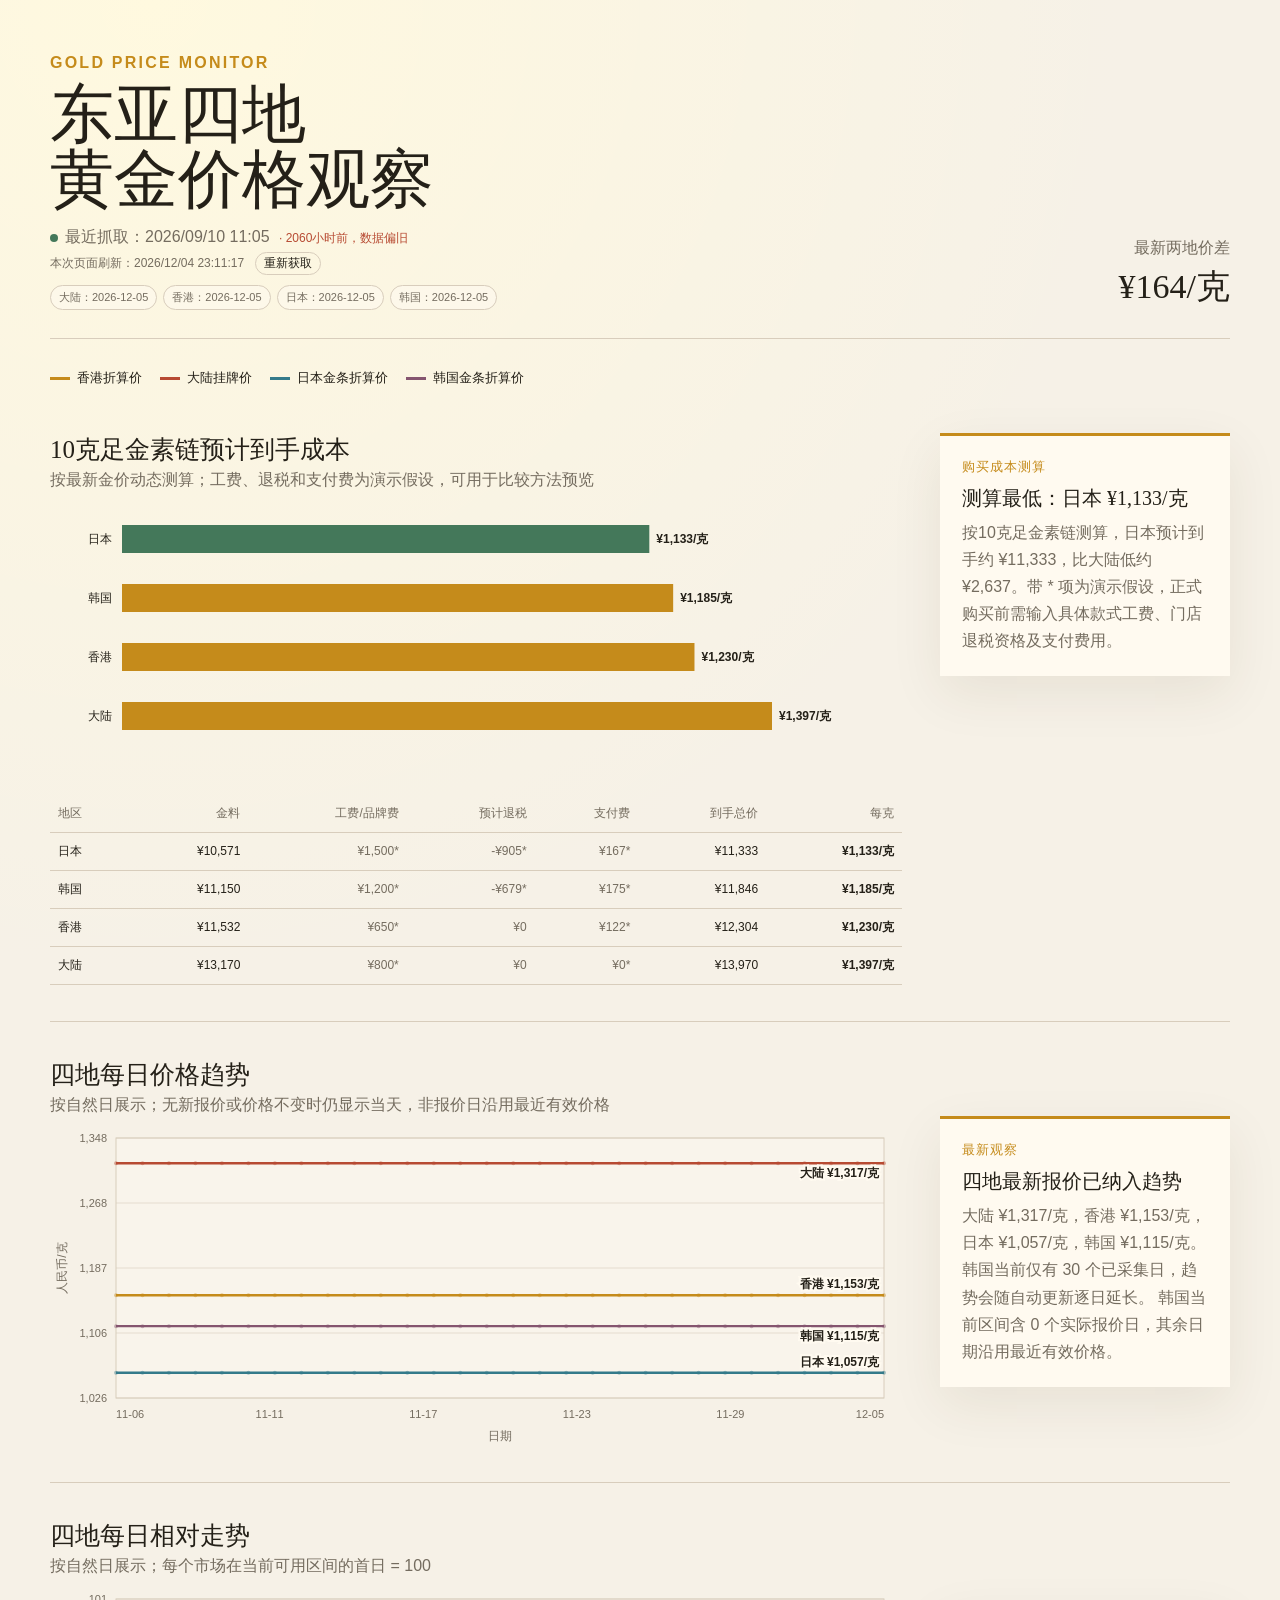
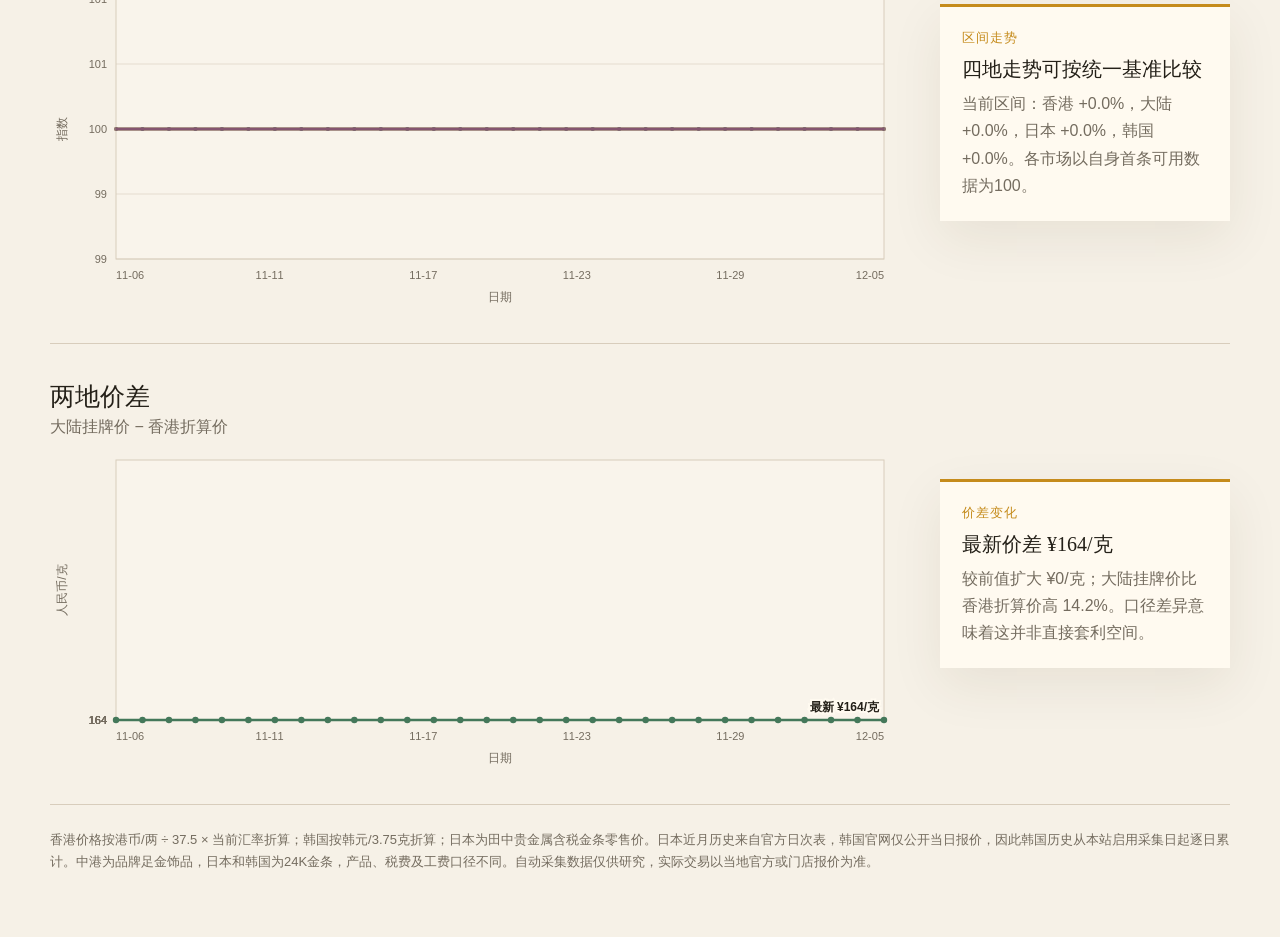
<file: index.html>
<!doctype html>
<html lang="zh-CN">
<head>
  <meta charset="utf-8">
  <meta name="viewport" content="width=device-width,initial-scale=1">
  <meta name="description" content="中国大陆、香港、日本和韩国黄金每日价格及价差比较">
  <title>东亚四地黄金价格观察</title>
  <link rel="stylesheet" href="styles.css?v=20260910-2">
  <link rel="stylesheet" href="markets.css?v=20260915-2">
</head>
<body>
  <main class="page">
    <header class="hero">
      <div><p class="kicker">Gold price monitor</p><h1>东亚四地<br>黄金价格观察</h1><p class="updated"><span class="live-dot"></span>最近抓取：<time id="updated">加载中</time> <span id="freshness" class="freshness"></span></p><p class="visited">本次页面刷新：<time id="visited"></time> <button type="button" id="refresh-data" class="refresh-data">重新获取</button></p><div id="market-dates" class="market-dates" aria-label="各地区最新报价日期"></div></div>
      <div class="hero-metric"><span>最新两地价差</span><strong id="latest-gap">--</strong></div>
    </header>
    <div class="legend" aria-label="图例"><button type="button" data-series="hk" aria-pressed="true"><i class="swatch hk"></i>香港折算价</button><button type="button" data-series="cn" aria-pressed="true"><i class="swatch cn"></i>大陆挂牌价</button><button type="button" data-series="jp" aria-pressed="true"><i class="swatch jp"></i>日本金条折算价</button><button type="button" data-series="kr" aria-pressed="true"><i class="swatch kr"></i>韩国金条折算价</button></div>
    <div id="error" class="error" hidden></div>
    <section class="analysis cost-analysis"><div class="chart-wrap"><h2>10克足金素链预计到手成本</h2><p class="sub">按最新金价动态测算；工费、退税和支付费为演示假设，可用于比较方法预览</p><svg id="market-chart" class="skeleton" role="img" aria-label="四地10克足金素链预计每克到手成本比较"></svg><div class="table-scroll"><table class="cost-table"><thead><tr><th>地区</th><th>金料</th><th>工费/品牌费</th><th>预计退税</th><th>支付费</th><th>到手总价</th><th>每克</th></tr></thead><tbody id="cost-rows"></tbody></table></div></div><aside class="insight"><span class="insight-label">购买成本测算</span><strong id="market-title">读取数据中</strong><p id="market-copy"></p></aside></section>
    <section class="analysis"><div class="chart-wrap"><h2>四地每日价格趋势</h2><p class="sub">按自然日展示；无新报价或价格不变时仍显示当天，非报价日沿用最近有效价格</p><svg id="price-chart" class="skeleton" role="img" aria-label="中国大陆、香港、日本和韩国逐日黄金价格趋势"></svg></div><aside class="insight"><span class="insight-label">最新观察</span><strong id="price-title">读取数据中</strong><p id="price-copy"></p></aside></section>
    <section class="analysis"><div class="chart-wrap"><h2>四地每日相对走势</h2><p class="sub">按自然日展示；每个市场在当前可用区间的首日 = 100</p><svg id="index-chart" class="skeleton" role="img" aria-label="中国大陆、香港、日本和韩国逐日黄金价格相对走势"></svg></div><aside class="insight"><span class="insight-label">区间走势</span><strong id="trend-title">读取数据中</strong><p id="trend-copy"></p></aside></section>
    <section class="analysis"><div class="chart-wrap"><h2>两地价差</h2><p class="sub">大陆挂牌价 − 香港折算价</p><svg id="gap-chart" class="skeleton" role="img" aria-label="两地每日价差"></svg></div><aside class="insight"><span class="insight-label">价差变化</span><strong id="gap-title">读取数据中</strong><p id="gap-copy"></p></aside></section>
    <p class="footnote">香港价格按港币/两 ÷ 37.5 × 当前汇率折算；韩国按韩元/3.75克折算；日本为田中贵金属含税金条零售价。日本近月历史来自官方日次表，韩国官网仅公开当日报价，因此韩国历史从本站启用采集日起逐日累计。中港为品牌足金饰品，日本和韩国为24K金条，产品、税费及工费口径不同。自动采集数据仅供研究，实际交易以当地官方或门店报价为准。</p>
  </main>
  <div id="tooltip" class="tooltip" role="tooltip"></div>
  <script src="site.js?v=20260915-3"></script>
</body>
</html>
</file>
<file: styles.css>
:root{--ink:#242018;--muted:#746c5f;--paper:#f6f1e7;--panel:#fffaf0;--line:#d8cdbc;--gold:#c58b1b;--red:#b74a32;--green:#44785a;--shadow:0 18px 50px rgba(66,48,18,.08);color-scheme:light}
*{box-sizing:border-box}body{margin:0;background:radial-gradient(circle at 12% 0,#fff9df 0,transparent 35%),var(--paper);color:var(--ink);font-family:"Avenir Next","PingFang SC","Microsoft YaHei",sans-serif}.page{width:min(1180px,calc(100% - 40px));margin:auto;padding:54px 0 64px}.hero{display:grid;grid-template-columns:1fr auto;gap:28px;align-items:end;padding-bottom:28px;border-bottom:1px solid var(--line)}.kicker{margin:0 0 10px;color:var(--gold);font-weight:600;letter-spacing:.14em;text-transform:uppercase}.hero h1{max-width:760px;margin:0;font-family:Georgia,"Songti SC",serif;font-size:clamp(34px,5vw,64px);font-weight:500;line-height:1.02}.updated{margin:14px 0 0;color:var(--muted)}.live-dot{display:inline-block;width:8px;height:8px;margin-right:7px;border-radius:50%;background:var(--green)}.hero-metric{text-align:right}.hero-metric span{display:block;color:var(--muted)}.hero-metric strong{display:block;margin-top:5px;font-family:Georgia,serif;font-size:34px;font-weight:500}.legend{display:flex;flex-wrap:wrap;gap:18px;margin:24px 0 4px}.legend button{border:0;background:none;color:var(--ink);padding:6px 0;cursor:pointer}.legend button[aria-pressed=false]{opacity:.35}.swatch{display:inline-block;width:20px;height:3px;margin-right:7px;vertical-align:middle}.hk{background:var(--gold)}.cn{background:var(--red)}.analysis{display:grid;grid-template-columns:minmax(0,1fr) 290px;gap:38px;align-items:center;padding:36px 0;border-bottom:1px solid var(--line)}.chart-wrap{min-width:0}.chart-wrap h2{margin:0 0 4px;font-family:Georgia,"Songti SC",serif;font-size:25px;font-weight:500}.chart-wrap .sub{margin:0 0 10px;color:var(--muted)}svg{display:block;width:100%;height:auto;overflow:visible}.insight{padding:22px;background:var(--panel);border-top:3px solid var(--gold);box-shadow:var(--shadow)}.insight-label{display:block;margin-bottom:9px;color:var(--gold);font-size:13px;letter-spacing:.08em}.insight strong{display:block;margin-bottom:8px;font-family:Georgia,"Songti SC",serif;font-size:20px;font-weight:500;line-height:1.3}.insight p{margin:0;color:var(--muted);line-height:1.7}.footnote{margin:24px 0 0;color:var(--muted);font-size:13px;line-height:1.7}.error{padding:16px;color:#8c2819;background:#fff1ea;border-left:3px solid var(--red)}.tooltip{position:absolute;display:none;z-index:10;padding:9px 11px;background:var(--ink);color:var(--paper);font-size:13px;line-height:1.6;pointer-events:none;box-shadow:var(--shadow)}.chart-frame{fill:rgba(255,250,240,.35);stroke:var(--line)}.grid{stroke:var(--line);stroke-opacity:.58}.axis-text{fill:var(--muted);font-size:11px}.axis-title{fill:var(--muted);font-size:12px}.series-hk{fill:none;stroke:var(--gold);stroke-width:2.4}.series-cn{fill:none;stroke:var(--red);stroke-width:2.4}.series-gap{fill:none;stroke:var(--green);stroke-width:2.4}.dot-hk{fill:var(--gold)}.dot-cn{fill:var(--red)}.dot-gap{fill:var(--green)}.value-label{fill:var(--ink);font-size:12px;font-weight:600;paint-order:stroke;stroke:var(--panel);stroke-width:4px}.hit{fill:transparent;cursor:crosshair}.guide{stroke:var(--ink);stroke-opacity:.32}.skeleton{min-height:280px;background:linear-gradient(100deg,transparent 20%,rgba(255,255,255,.55) 45%,transparent 70%);background-size:200% 100%;animation:loading 1.4s infinite}@keyframes loading{to{background-position:-200% 0}}@media(max-width:780px){.page{width:min(100% - 24px,680px);padding-top:28px}.hero{grid-template-columns:1fr}.hero-metric{text-align:left}.analysis{grid-template-columns:1fr;gap:16px;padding:28px 0}.insight{padding:18px}.hero h1{font-size:38px}}@media(prefers-reduced-motion:reduce){.skeleton{animation:none}}
</file>
<file: markets.css>
.visited{margin:4px 0 0;color:var(--muted);font-size:12px}
.market-bar{fill:var(--gold)}
.market-bar.is-lowest{fill:var(--green)}
.market-label{fill:var(--ink);font-size:12px}
.market-value{fill:var(--ink);font-size:12px;font-weight:600}
:root{--blue:#347a8a;--plum:#85556f}
.jp{background:var(--blue)}.kr{background:var(--plum)}
.series-jp{fill:none;stroke:var(--blue);stroke-width:2.4}.series-kr{fill:none;stroke:var(--plum);stroke-width:2.4}
.dot-jp{fill:var(--blue)}.dot-kr{fill:var(--plum)}
.cost-analysis{align-items:start}.table-scroll{margin-top:14px;overflow-x:auto}.cost-table{width:100%;min-width:690px;border-collapse:collapse;font-size:12px}.cost-table th,.cost-table td{padding:10px 8px;border-bottom:1px solid var(--line);text-align:right;white-space:nowrap}.cost-table th:first-child,.cost-table td:first-child{text-align:left}.cost-table th{color:var(--muted);font-weight:500}.cost-table td:last-child{font-weight:700}.assumption{color:var(--muted)}
.refresh-data{margin-left:8px;padding:2px 8px;border:1px solid var(--line);border-radius:999px;background:transparent;color:var(--ink);cursor:pointer;font:inherit}.refresh-data:disabled{cursor:wait;opacity:.5}.freshness{margin-left:5px;font-size:12px}.freshness.is-stale{color:var(--red)}.market-dates{display:flex;flex-wrap:wrap;gap:6px;margin-top:10px}.market-date{padding:4px 8px;border:1px solid var(--line);border-radius:999px;color:var(--muted);font-size:11px;background:rgba(255,250,240,.55)}
.dot-carried{opacity:.42}
</file>
